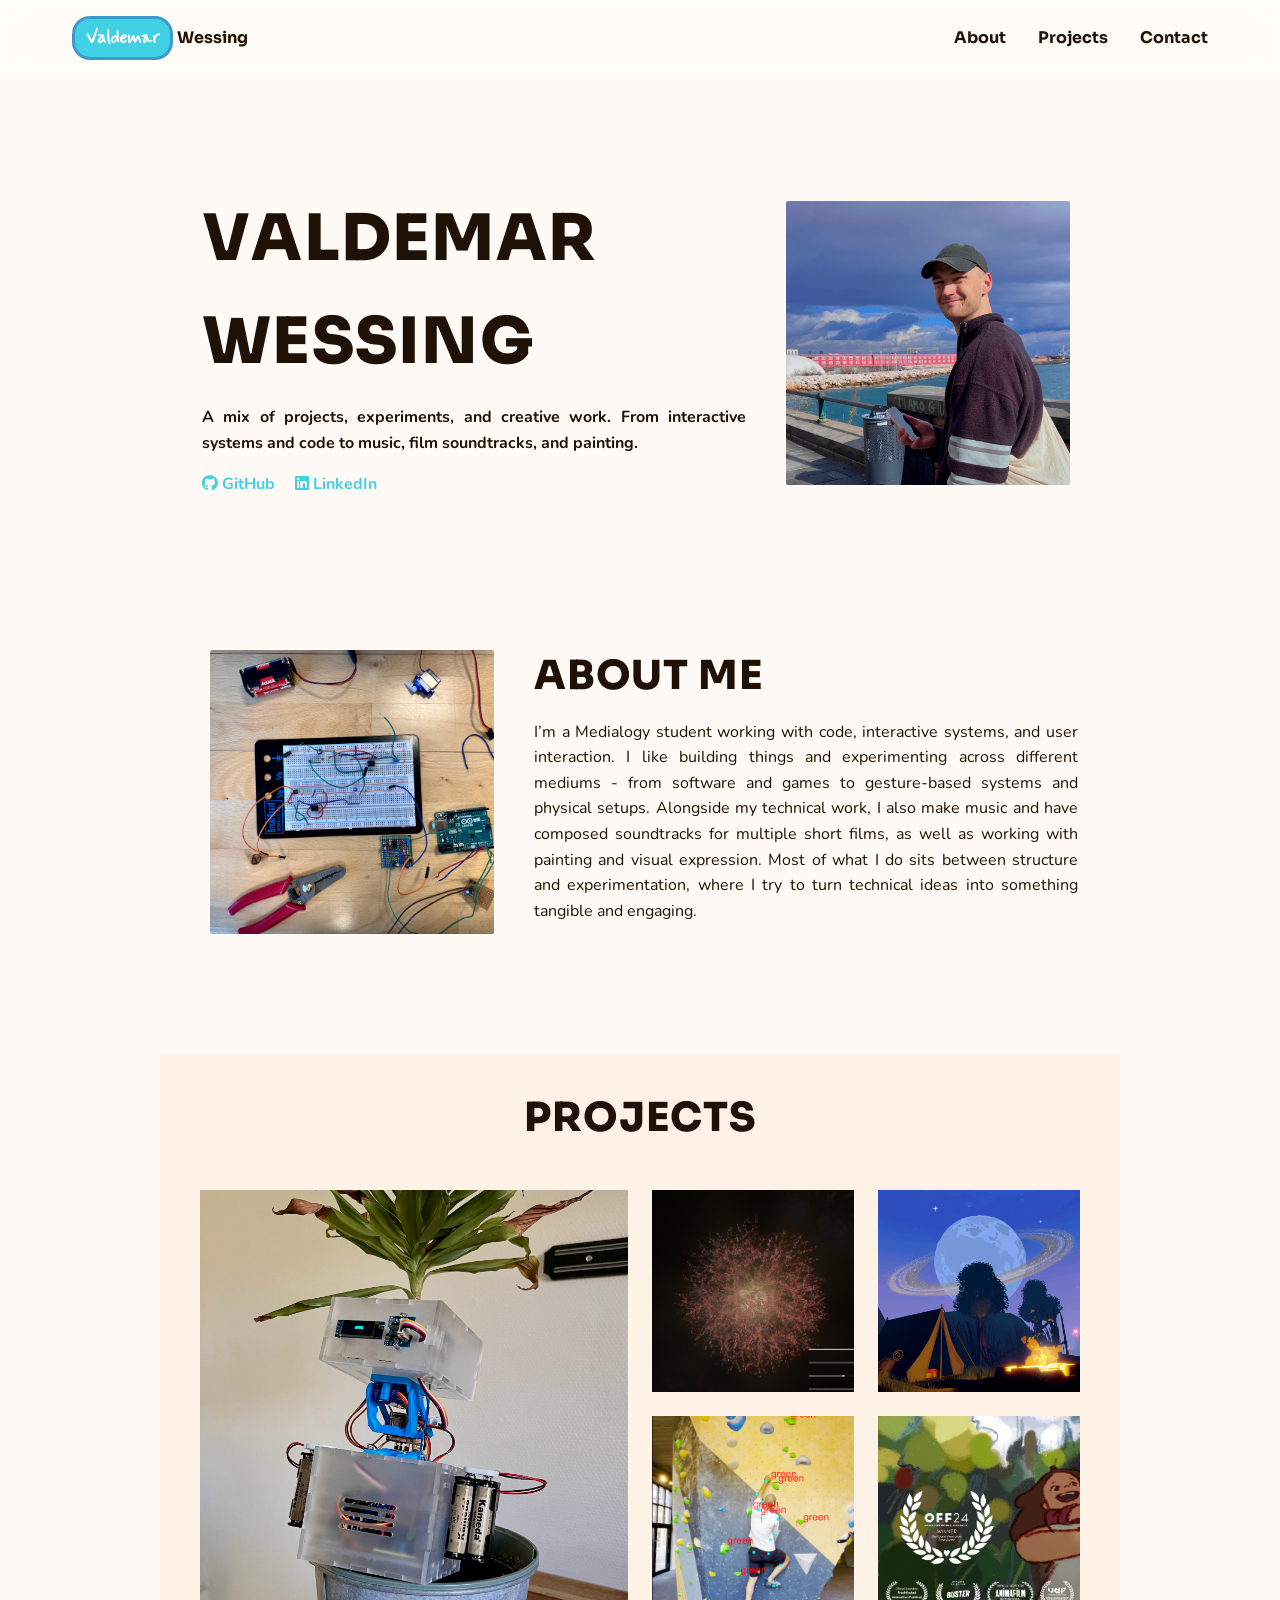
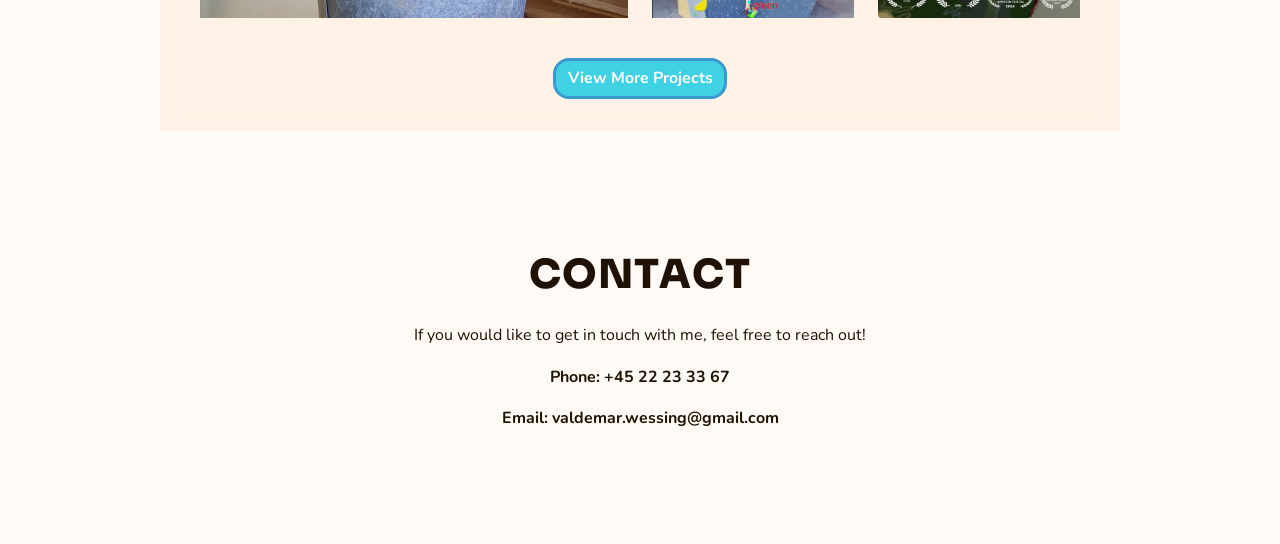
<file: index.html>
<!DOCTYPE html>
<html lang="en">
<head>
    <meta charset="UTF-8">
    <meta name="viewport" content="width=device-width, initial-scale=1.0">
    <title>Valdemar Wessing</title>
    <link rel="stylesheet" href="styles.css">
    <link rel="stylesheet" href="https://cdnjs.cloudflare.com/ajax/libs/font-awesome/6.5.2/css/all.min.css">

</head>
<body>
    <nav>
        <ul>
            <li>
                <a href="index.html" class="brand-link">
                    <span class="brand-pill">Valdemar</span>
                </a>
                <span class="brand-lastname">Wessing</span>
            </li>
            <li><a href="index.html#about">About</a></li>
            <li><a href="projects.html">Projects</a></li>
            <li><a href="index.html#contact">Contact</a></li>
        </ul>
    </nav>
    <main>
        <div class="flex-container" id="home">
                <img height="300px" width="300px" src="Images/ValdemarNapoli.jpg">
                <div class="text-container">
                    <h1 aria-label="valdemar">
                        <span class="h1-letter">v</span><span class="h1-letter">a</span><span class="h1-letter">l</span><span class="h1-letter">d</span><span class="h1-letter">e</span><span class="h1-letter">m</span><span class="h1-letter">a</span><span class="h1-letter">r</span>
                    </h1>
                    <h1 aria-label="wessing">
                        <span class="h1-letter">w</span><span class="h1-letter">e</span><span class="h1-letter">s</span><span class="h1-letter">s</span><span class="h1-letter">i</span><span class="h1-letter">n</span><span class="h1-letter">g</span>
                    </h1>
                    <p><strong>A mix of projects, experiments, and creative work. From interactive systems and code to music, film soundtracks, and painting.</strong></p>
                    <a href="https://www.github.com/valdemarwessing" target="_blank" rel="noopener noreferrer">
                        <i class="fa-brands fa-github"></i>
                        <span>GitHub</span>
                    </a>
                    <a href="https://www.linkedin.com/in/valdemar-wessing-06119b2b7/" target="_blank" rel="noopener noreferrer">
                        <i class="fa-brands fa-linkedin"></i>
                        <span>LinkedIn</span>
                    </a>
                </div>
    </main>
    <section>
            <div class="flex-container" id="about">
                <div class="text-container">
                    <h2 aria-label="about me">
                        <span class="h1-letter">a</span><span class="h1-letter">b</span><span class="h1-letter">o</span><span class="h1-letter">u</span><span class="h1-letter">t</span><span class="h1-letter">&nbsp;</span><span class="h1-letter">m</span><span class="h1-letter">e</span>
                    </h2>
                    <p>I’m a Medialogy student working with code, interactive systems, and user interaction. I like building things and experimenting across different mediums - from software and games to gesture-based systems and physical setups. Alongside my technical work, I also make music and have composed soundtracks for multiple short films, as well as working with painting and visual expression. Most of what I do sits between structure and experimentation, where I try to turn technical ideas into something tangible and engaging.</p>
                </div>
                <img height="300px" width="300px" src="Images/about.png">

            </div>
    </section>
             

    <section class="card_section" id="projects">
            <h2 aria-label="projects">
                <span class="h1-letter">p</span><span class="h1-letter">r</span><span class="h1-letter">o</span><span class="h1-letter">j</span><span class="h1-letter">e</span><span class="h1-letter">c</span><span class="h1-letter">t</span><span class="h1-letter">s</span>
            </h2>
            <div class="grid-container">
                <a class="project-tile" href="project_7.html" style="grid-area: img-1;" aria-label="Open Plant Bot" data-project="Plant Bot">
                    <img src="Images/CorrectPlantBot.png" alt="Plant Bot">
                </a>
                <a class="project-tile" href="project_9.html" style="grid-area: img-2;" aria-label="Open Aural Abstraction" data-project="Aural Abstraction">
                    <img src="Images/AuralAbstraction.png" alt="Aural Abstraction">
                </a>
                <a class="project-tile" href="project_3.html" style="grid-area: img-3;" aria-label="Open Project 3" data-project="Lost Worlds">
                    <img src="Images/Lostworlds.png" alt="Project 3">
                </a>
                <a class="project-tile" href="project_4.html" style="grid-area: img-4;" aria-label="Open Project 4" data-project="Augmented Bouldering">
                    <img src="Images/Bouldering.png" alt="Project 4">
                </a>
                <a class="project-tile" href="project_5.html" style="grid-area: img-5;" aria-label="Open Project 5" data-project="Soundscores">
                    <img src="Images/Puddle.png" alt="Project 5">
                </a>
            </div>
            <a class="project-button" href="projects.html">View More Projects</a>
    </section>

    <section  id="contact">
        <h2 aria-label="contact">
        <span class="h1-letter">c</span><span class="h1-letter">o</span><span class="h1-letter">n</span><span class="h1-letter">t</span><span class="h1-letter">a</span><span class="h1-letter">c</span><span class="h1-letter">t</span>
        </h2>
            <p>If you would like to get in touch with me, feel free to reach out!</p>
            <p><strong>Phone: +45 22 23 33 67</strong></p>
            <p><strong>Email: valdemar.wessing@gmail.com</strong></p>
    </section>
</body>
</html>
</file>
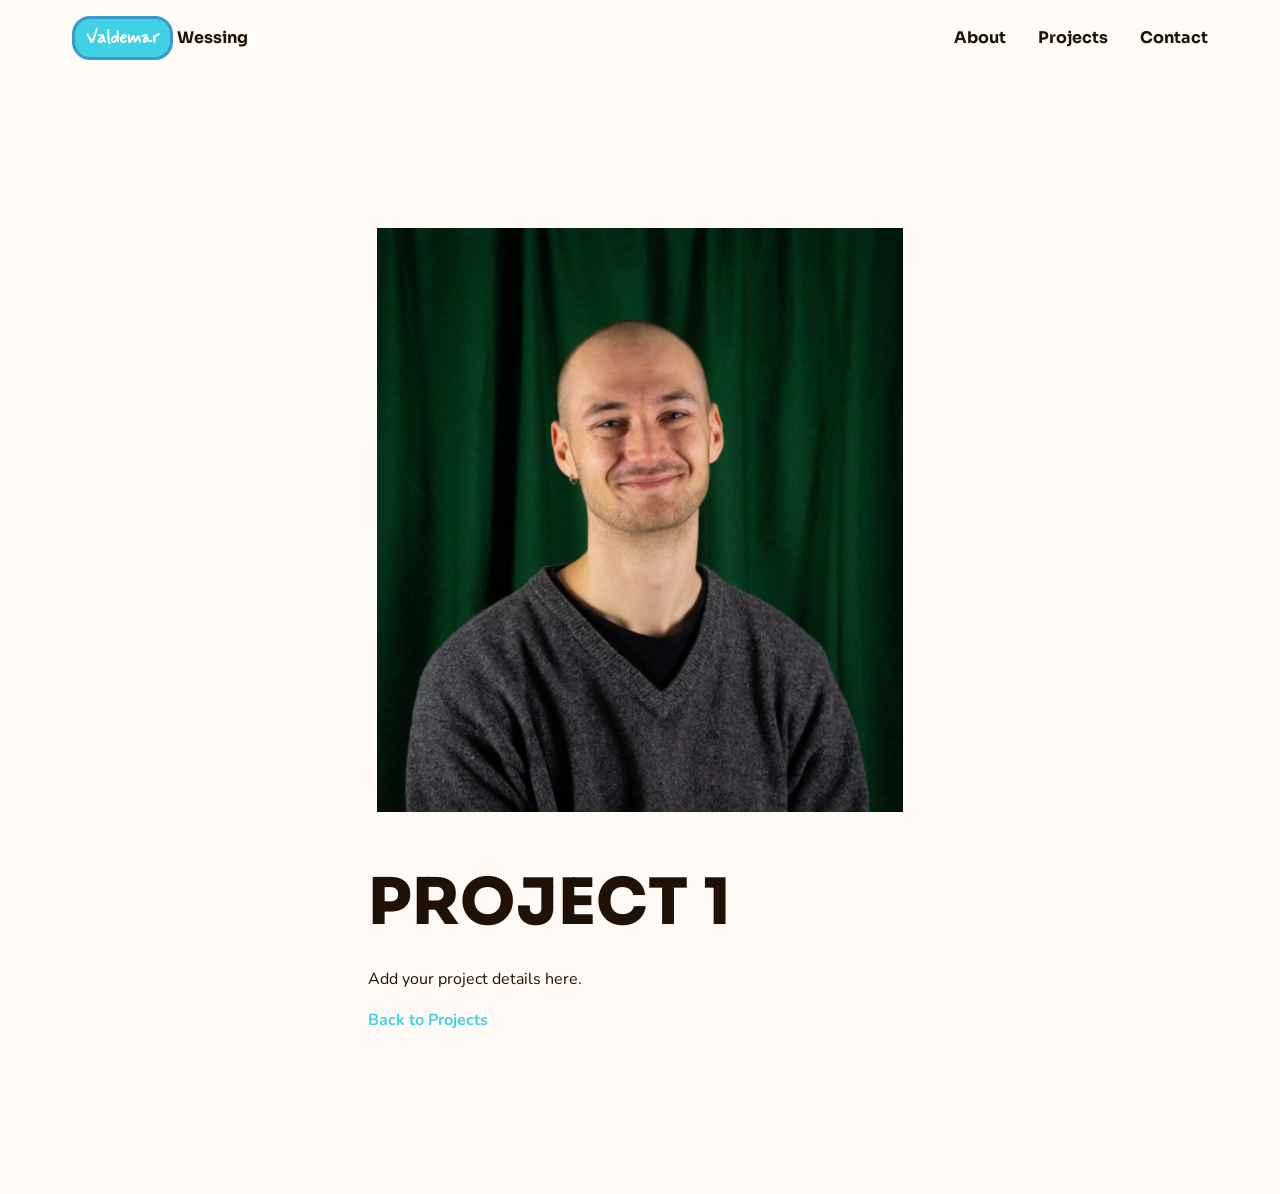
<file: project_1.html>
<!DOCTYPE html>
<html lang="en">
<head>
    <meta charset="UTF-8">
    <meta name="viewport" content="width=device-width, initial-scale=1.0">
    <title>Project 1 | Valdemar Wessing</title>
    <link rel="stylesheet" href="styles.css">
</head>
<body>
    <nav>
        <ul>
            <li>
                <a href="index.html" class="brand-link">
                    <span class="brand-pill">Valdemar</span>
                </a>
                <span class="brand-lastname">Wessing</span>
            </li>
            <li><a href="index.html#about">About</a></li>
            <li><a href="projects.html">Projects</a></li>
            <li><a href="index.html#contact">Contact</a></li>
        </ul>
    </nav>

    <main>
        <div class="flex-container" style="margin: 2rem 0;">
            <img class="profile-image" src="Images/ValdemarWessing.png" alt="Project 1 preview image">
            <div class="text-container">
                <h1>Project 1</h1>
                <p>Add your project details here.</p>
                <p><a href="projects.html">Back to Projects</a></p>
            </div>
        </div>
    </main>
</body>
</html>
</file>
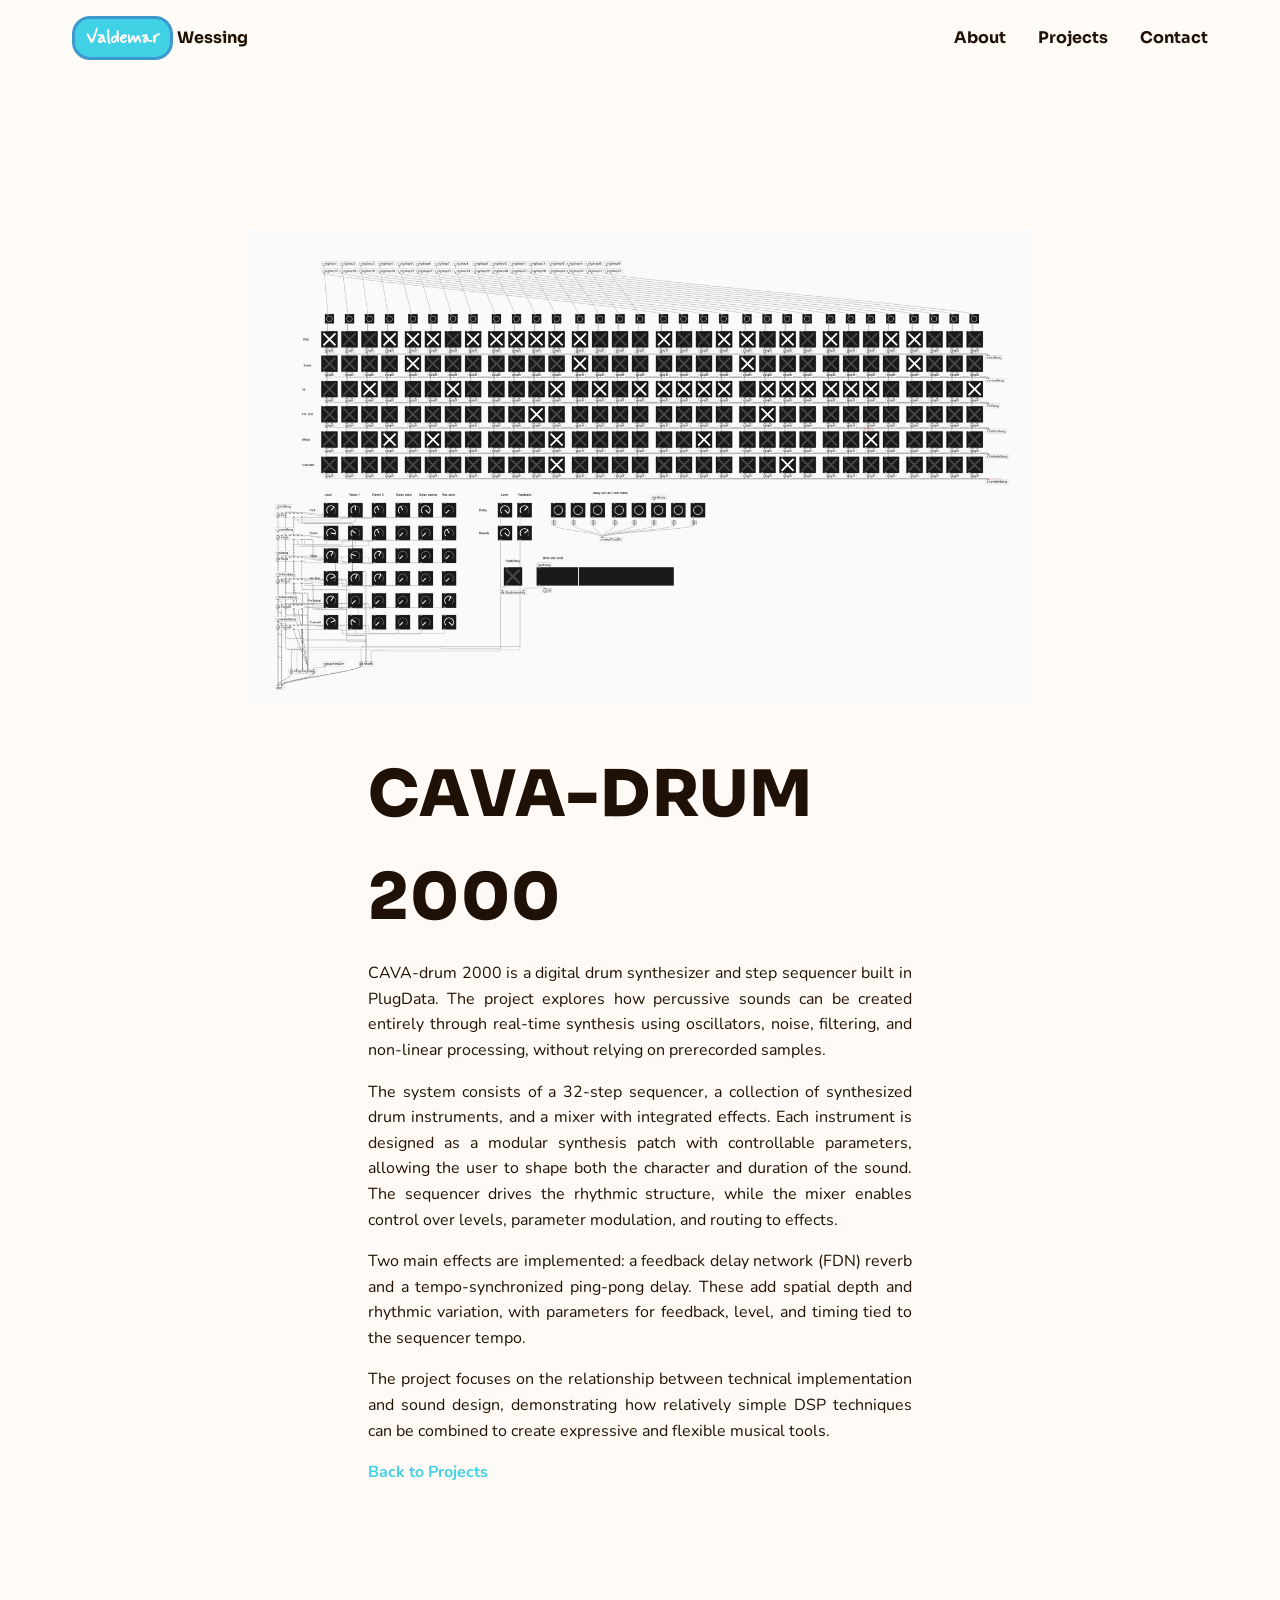
<file: project_2.html>
<!DOCTYPE html>
<html lang="en">
<head>
    <meta charset="UTF-8">
    <meta name="viewport" content="width=device-width, initial-scale=1.0">
    <title>Project 2 | Valdemar Wessing</title>
    <link rel="stylesheet" href="styles.css">
</head>
<body>
    <nav>
        <ul>
            <li>
                <a href="index.html" class="brand-link">
                    <span class="brand-pill">Valdemar</span>
                </a>
                <span class="brand-lastname">Wessing</span>
            </li>
            <li><a href="index.html#about">About</a></li>
            <li><a href="projects.html">Projects</a></li>
            <li><a href="index.html#contact">Contact</a></li>
        </ul>
    </nav>

    <main>
        <div class="flex-container" style="margin: 2rem 0;">
            <img class="profile-image" src="Images/Drummachine1.png" alt="CAVA-drum 2000 interface">
            <div class="text-container">
                <h1>CAVA-drum 2000</h1>
                <p>CAVA-drum 2000 is a digital drum synthesizer and step sequencer built in PlugData. The project explores how percussive sounds can be created entirely through real-time synthesis using oscillators, noise, filtering, and non-linear processing, without relying on prerecorded samples.</p>
                <p>The system consists of a 32-step sequencer, a collection of synthesized drum instruments, and a mixer with integrated effects. Each instrument is designed as a modular synthesis patch with controllable parameters, allowing the user to shape both the character and duration of the sound. The sequencer drives the rhythmic structure, while the mixer enables control over levels, parameter modulation, and routing to effects.</p>
                <p>Two main effects are implemented: a feedback delay network (FDN) reverb and a tempo-synchronized ping-pong delay. These add spatial depth and rhythmic variation, with parameters for feedback, level, and timing tied to the sequencer tempo.</p>
                <p>The project focuses on the relationship between technical implementation and sound design, demonstrating how relatively simple DSP techniques can be combined to create expressive and flexible musical tools.</p>
                <p><a href="projects.html">Back to Projects</a></p>
            </div>
        </div>
        
    </main>
</body>
</html>
</file>
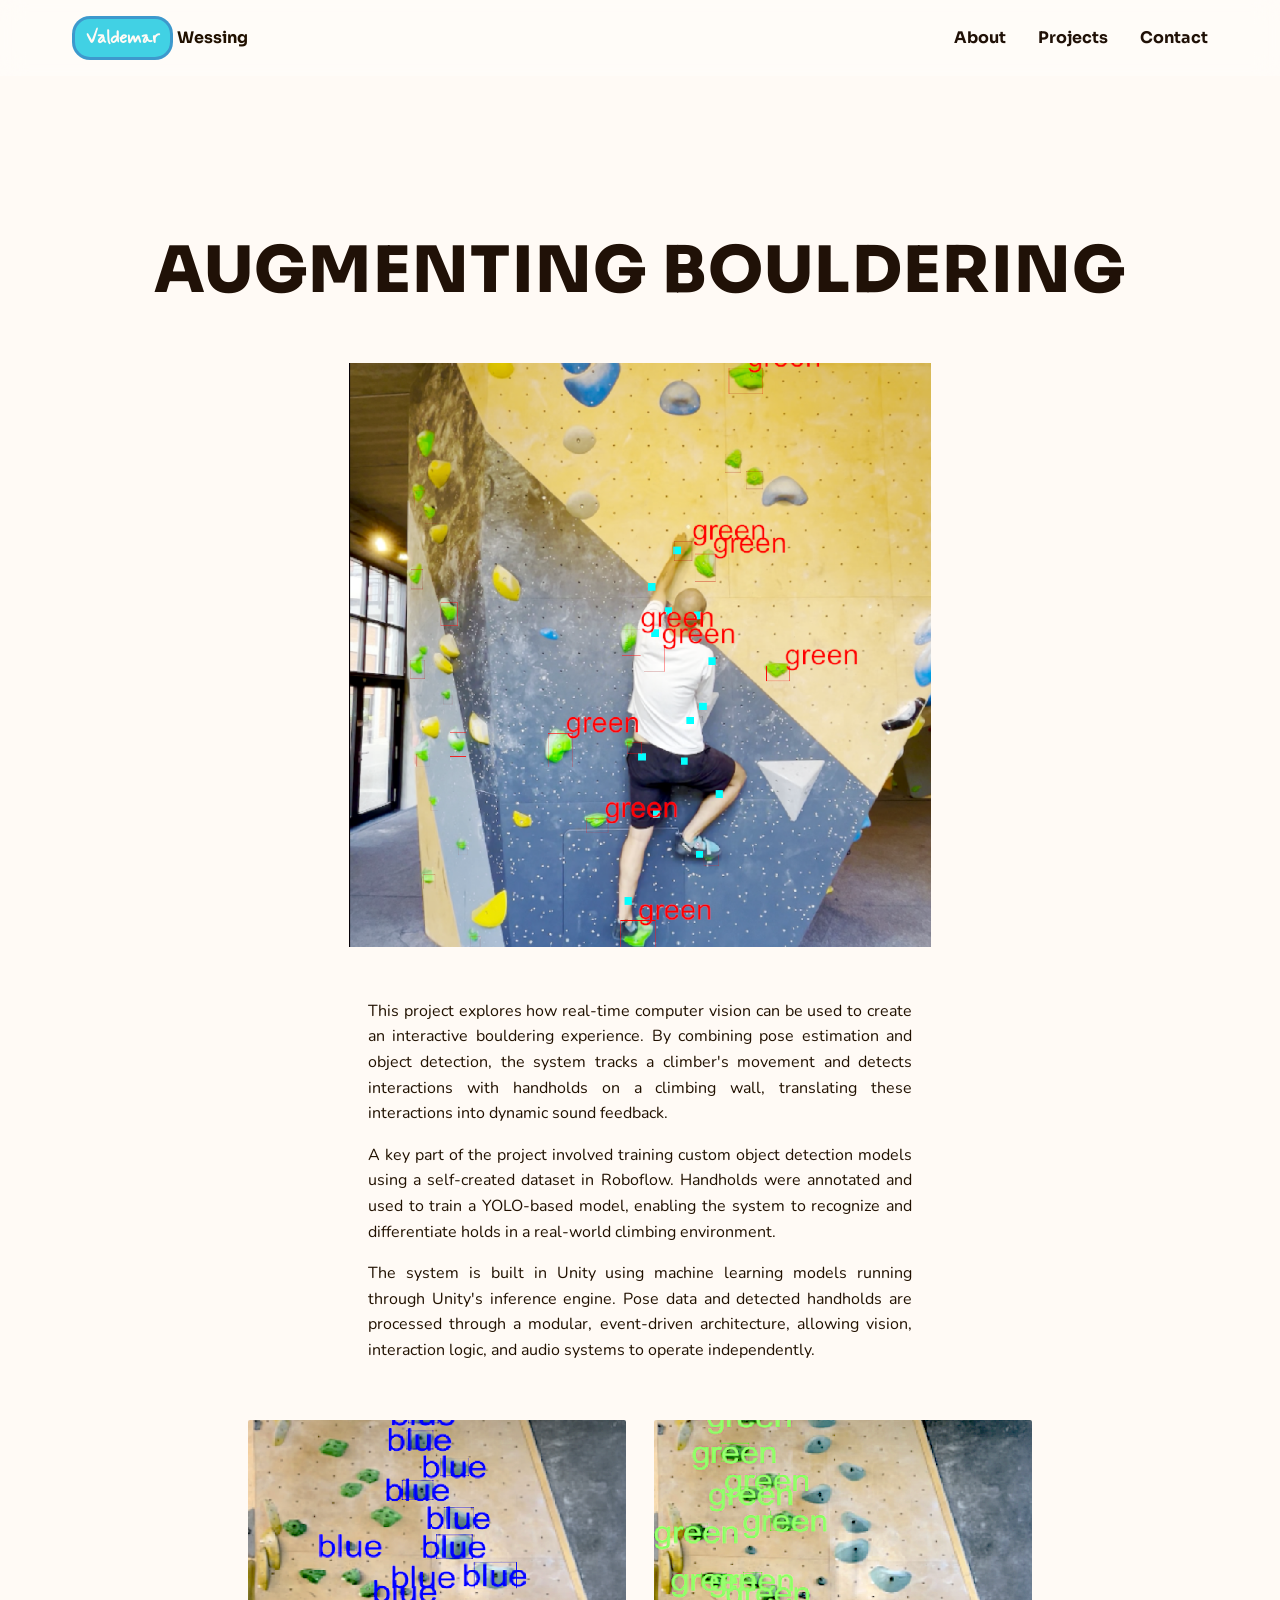
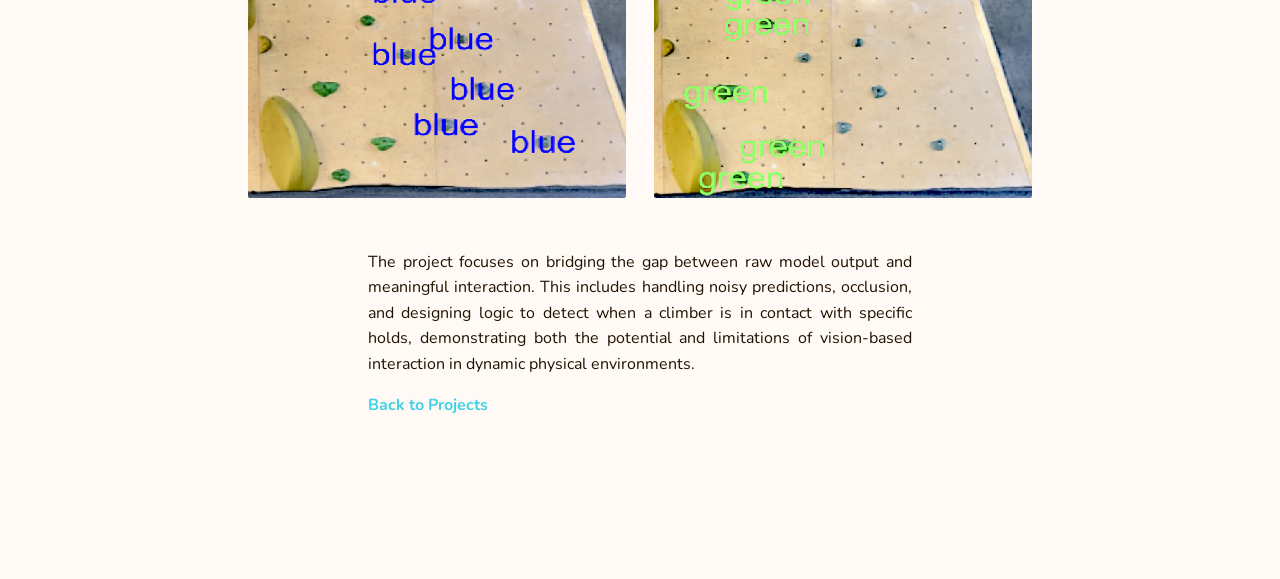
<file: project_4.html>
<!DOCTYPE html>
<html lang="en">
<head>
    <meta charset="UTF-8">
    <meta name="viewport" content="width=device-width, initial-scale=1.0">
    <title>Project 4 | Valdemar Wessing</title>
    <link rel="stylesheet" href="styles.css">
</head>
<body>
    <nav>
        <ul>
            <li>
                <a href="index.html" class="brand-link">
                    <span class="brand-pill">Valdemar</span>
                </a>
                <span class="brand-lastname">Wessing</span>
            </li>
            <li><a href="index.html#about">About</a></li>
            <li><a href="projects.html">Projects</a></li>
            <li><a href="index.html#contact">Contact</a></li>
        </ul>
    </nav>

    <main>
        <div class="flex-container" style="margin: 2rem 0;">
            <h1>Augmenting Bouldering</h1>
        </div>

        <div class="flex-container" style="margin: 2rem 0;">
            <img class="profile-image" src="Images/Bouldering.png" alt="Bouldering setup overview">
        </div>

        <div class="flex-container" style="margin: 2rem 0;">
            <div class="text-container">
                <p>This project explores how real-time computer vision can be used to create an interactive bouldering experience. By combining pose estimation and object detection, the system tracks a climber's movement and detects interactions with handholds on a climbing wall, translating these interactions into dynamic sound feedback.</p>
                <p>A key part of the project involved training custom object detection models using a self-created dataset in Roboflow. Handholds were annotated and used to train a YOLO-based model, enabling the system to recognize and differentiate holds in a real-world climbing environment.</p>
                <p>The system is built in Unity using machine learning models running through Unity's inference engine. Pose data and detected handholds are processed through a modular, event-driven architecture, allowing vision, interaction logic, and audio systems to operate independently.</p>
            </div>
        </div>

        <div class="flex-container" style="margin: 2rem 0;">
            <div style="display: grid; grid-template-columns: repeat(2, minmax(0, 1fr)); gap: 0.75rem; width: min(800px, 100%);">
                <img src="Images/Bouldering1.png" alt="Bouldering computer vision detection" style="width: 100%; height: auto;">
                <img src="Images/Bouldering2.png" alt="Bouldering interaction system in use" style="width: 100%; height: auto;">
            </div>
        </div>

        <div class="flex-container" style="margin: 2rem 0;">
            <div class="text-container">
                <p>The project focuses on bridging the gap between raw model output and meaningful interaction. This includes handling noisy predictions, occlusion, and designing logic to detect when a climber is in contact with specific holds, demonstrating both the potential and limitations of vision-based interaction in dynamic physical environments.</p>
                <p><a href="projects.html">Back to Projects</a></p>
            </div>
        </div>
    </main>
</body>
</html>
</file>
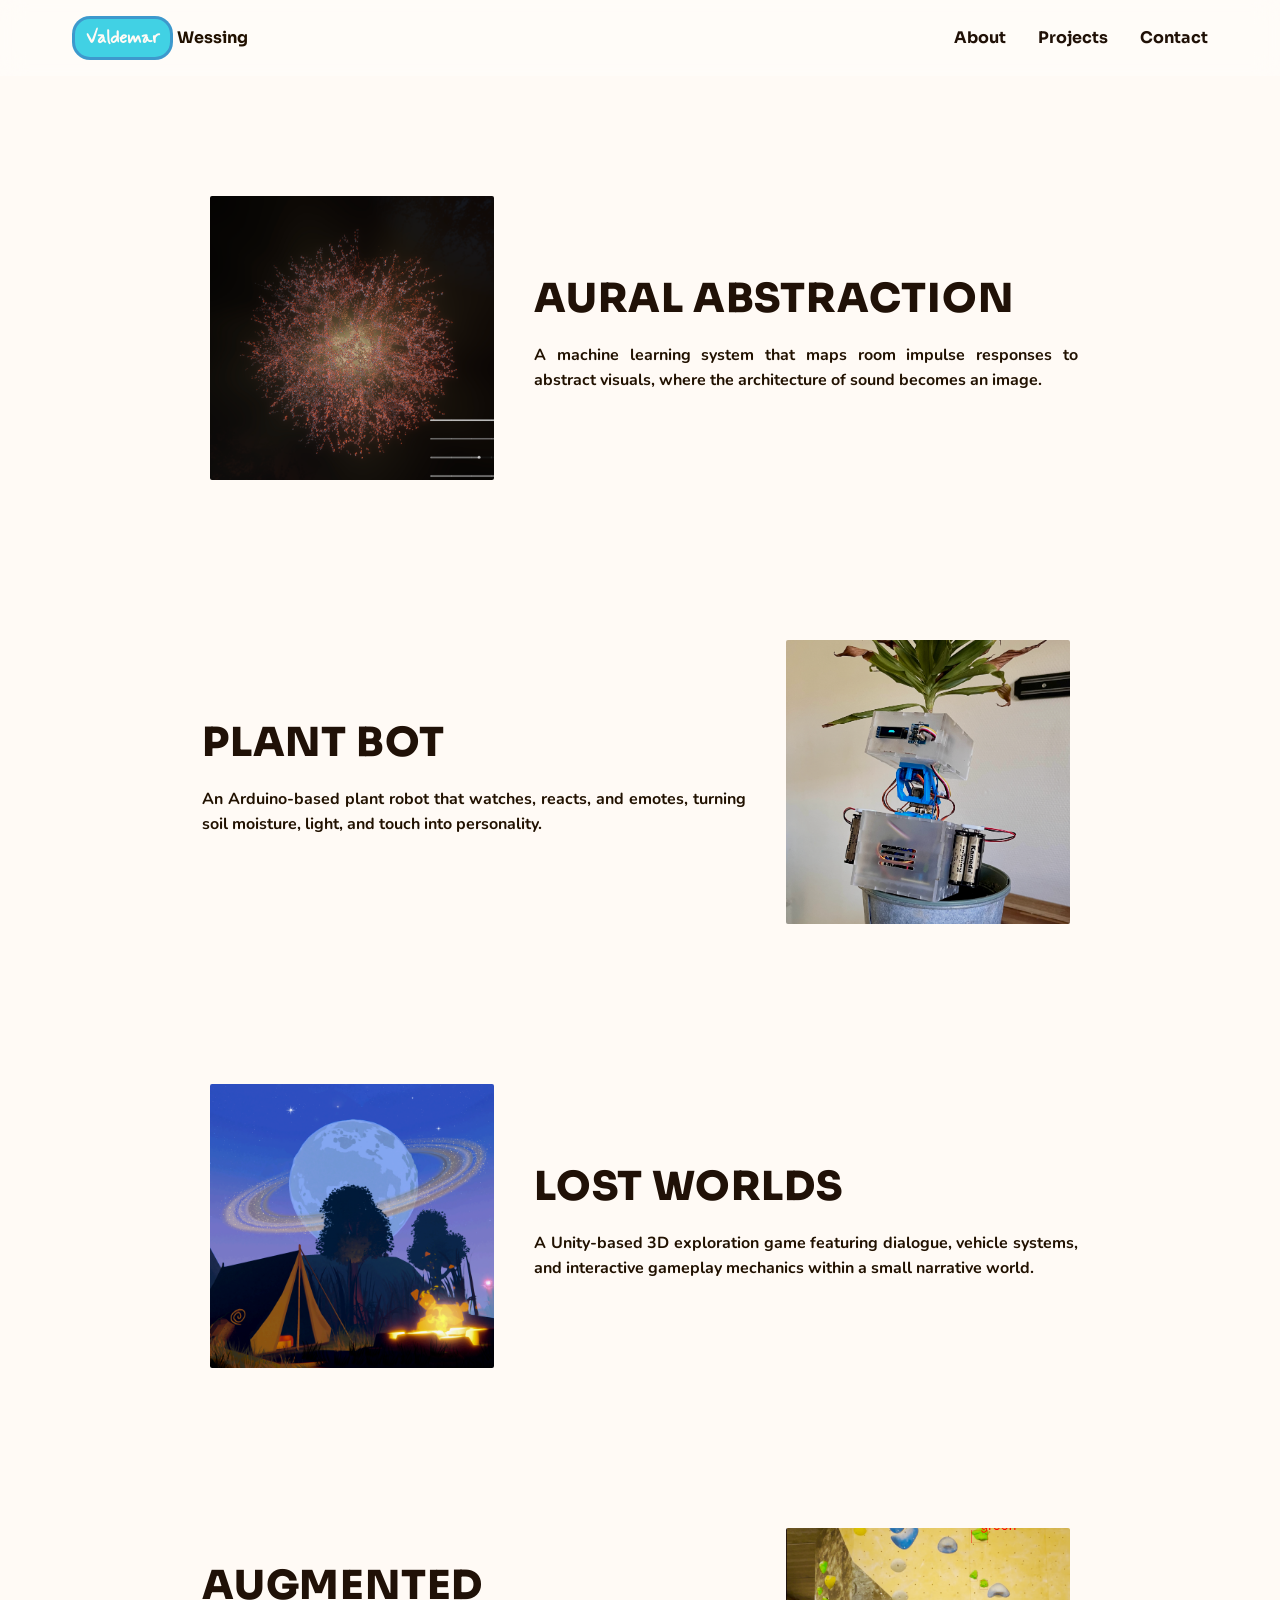
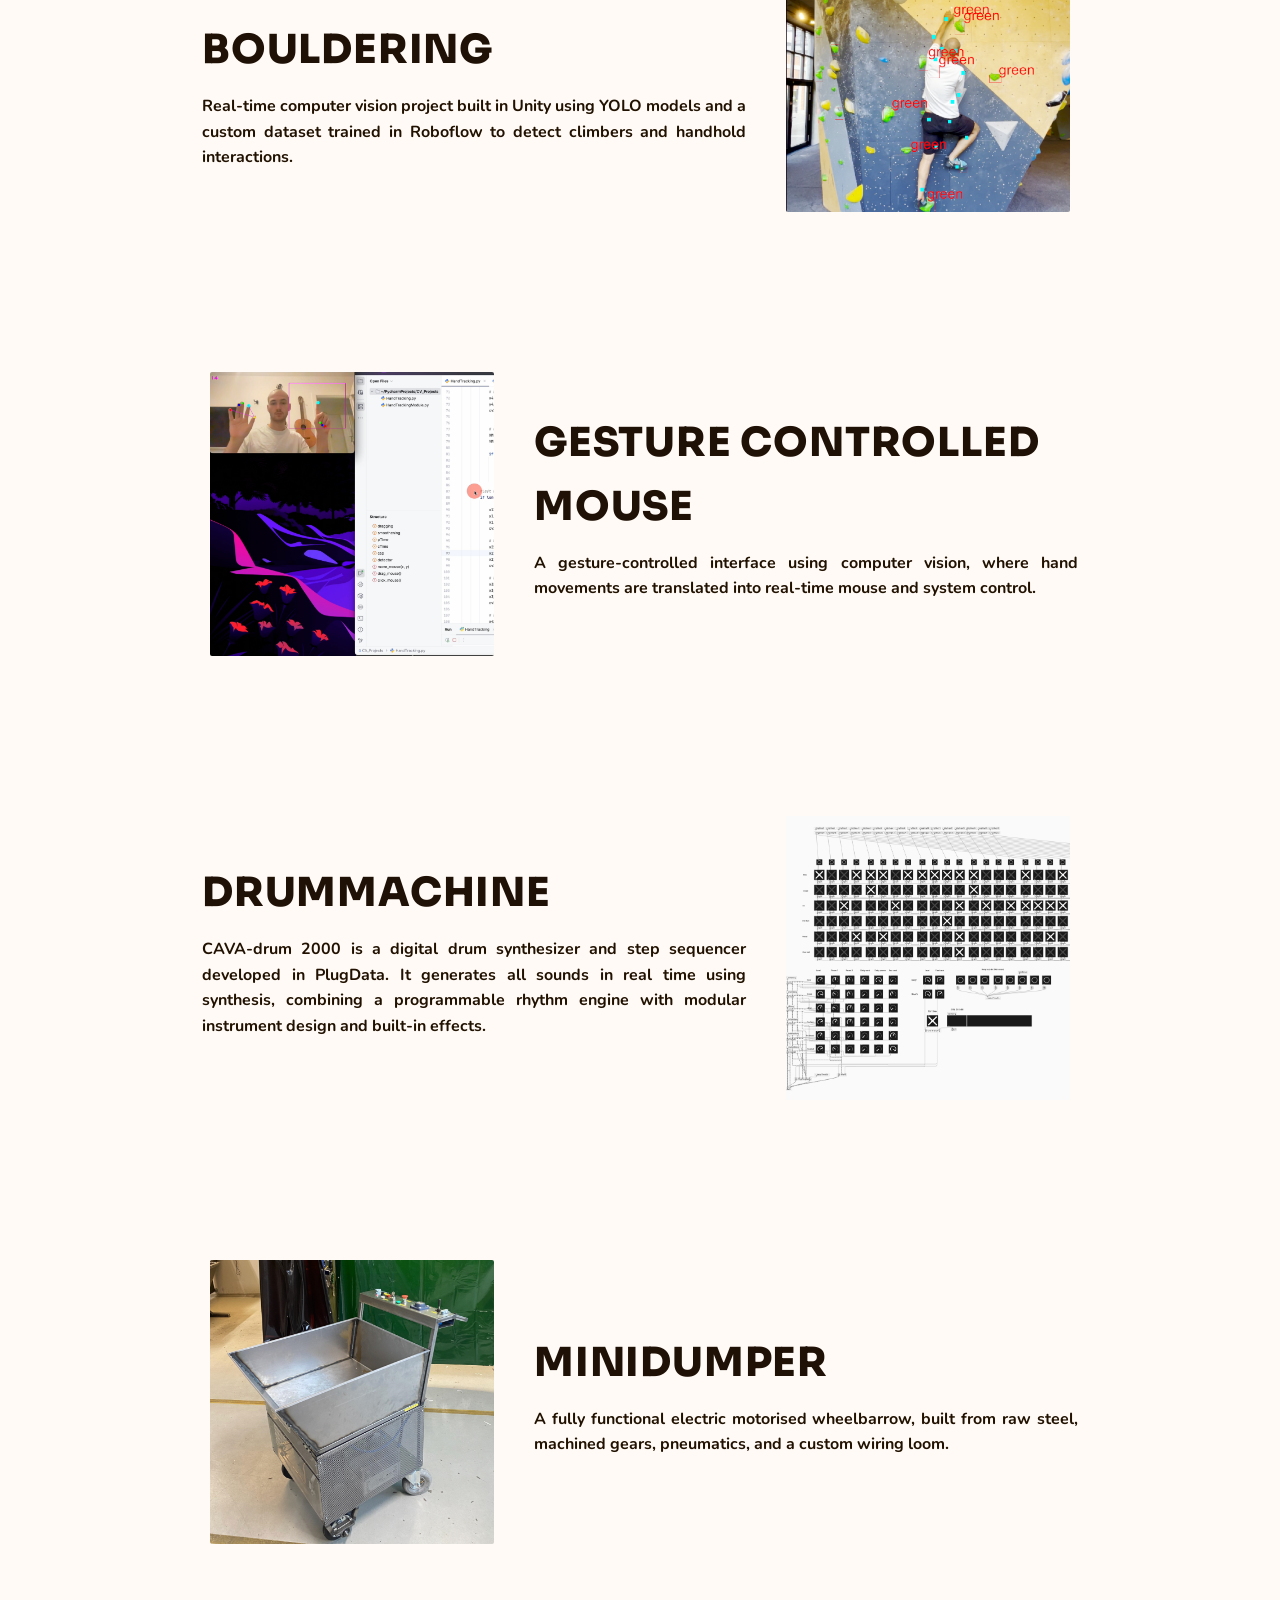
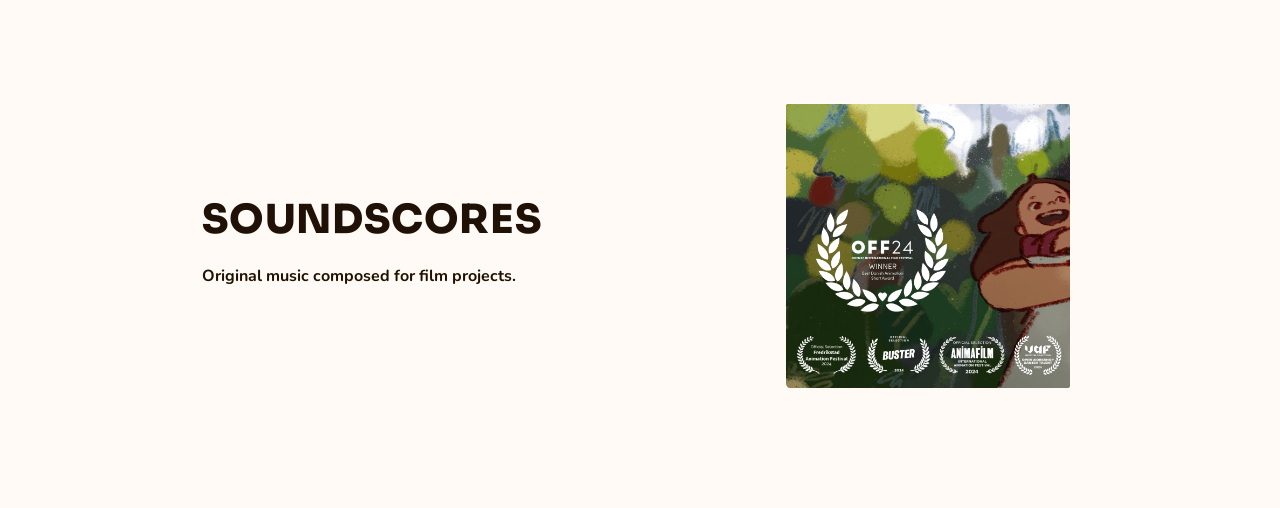
<file: projects.html>
<!DOCTYPE html>
<html lang="en">
<head>
    <meta charset="UTF-8">
    <meta name="viewport" content="width=device-width, initial-scale=1.0">
    <title>Valdemar's Projects</title>
    <link rel="stylesheet" href="styles.css">
    <link rel="stylesheet" href="https://cdnjs.cloudflare.com/ajax/libs/font-awesome/6.5.2/css/all.min.css">
</head>
<body>
    <nav>
        <ul>
            <li>
                <a href="index.html" class="brand-link">
                    <span class="brand-pill">Valdemar</span>
                </a>
                <span class="brand-lastname">Wessing</span>
            </li>
            <li><a href="index.html#about">About</a></li>
            <li><a href="projects.html">Projects</a></li>
            <li><a href="index.html#contact">Contact</a></li>
        </ul>
    </nav>
    <!--<section>
        <a href="project_1.html" style="display:block; text-decoration:none; color:inherit;">
            <div class="flex-container" id="project_1">
                <img height="300" width="300" src="Images/ValdemarWessing.png" alt="Project 1 preview">
                <div class="text-container">
                    <h2>Project 1</h2>
                    <p>Welcome to my personal webpage! Here you can learn more about me, my projects, and how to contact me.</p>
                </div>
            </div>
        </a>
    </section>-->

    <section>
        <a href="project_9.html" style="display:block; text-decoration:none; color:inherit;">
            <div class="flex-container" id="project_9">
                <img height="300" width="300" src="Images/AuralAbstraction.png" alt="Project 9 preview">
                <div class="text-container">
                    <h2>Aural Abstraction</h2>
                    <p>A machine learning system that maps room impulse responses to abstract visuals, where the architecture of sound becomes an image.</p>
                </div>
            </div>
        </a>
    </section>

    <section>
        <a href="project_7.html" style="display:block; text-decoration:none; color:inherit;">
            <div class="flex-container" id="project_7">
                <div class="text-container">
                    <h2>Plant Bot</h2>
                    <p>An Arduino-based plant robot that watches, reacts, and emotes, turning soil moisture, light, and touch into personality.</p>
                </div>
                <img height="300" width="300" src="Images/CorrectPlantBot.png" alt="Project 7 preview">
            </div>
        </a>
    </section>

    <section>
        <a href="project_3.html" style="display:block; text-decoration:none; color:inherit;">
            <div class="flex-container" id="project_3">
                <img height="300" width="300" src="Images/Lostworlds.png" alt="Project 3 preview">
                <div class="text-container">
                    <h2>Lost Worlds</h2>
                    <p>A Unity-based 3D exploration game featuring dialogue, vehicle systems, and interactive gameplay mechanics within a small narrative world.</p>
                </div>
            </div>
        </a>
    </section>

    <section>
        <a href="project_4.html" style="display:block; text-decoration:none; color:inherit;">
            <div class="flex-container" id="project_4">
                <div class="text-container">
                    <h2>Augmented Bouldering</h2>
                    <p>Real-time computer vision project built in Unity using YOLO models and a custom dataset trained in Roboflow to detect climbers and handhold interactions.</p>
                </div>
                <img height="300" width="300" src="Images/Bouldering.png" alt="Project 4 preview">
            </div>
        </a>
    </section>

    <section>
        <a href="project_6.html" style="display:block; text-decoration:none; color:inherit;">
            <div class="flex-container" id="project_6">
                <img height="300" width="300" src="Images/GestureControl.png" alt="Project 6 preview">
                <div class="text-container">
                    <h2>Gesture controlled mouse</h2>
                    <p>A gesture-controlled interface using computer vision, where hand movements are translated into real-time mouse and system control.</p>
                </div>
            </div>
        </a>
    </section>

    <section>
        <a href="project_2.html" style="display:block; text-decoration:none; color:inherit;">
            <div class="flex-container" id="project_2">
                <div class="text-container">
                    <h2>Drummachine</h2>
                    <p>CAVA-drum 2000 is a digital drum synthesizer and step sequencer developed in PlugData. It generates all sounds in real time using synthesis, combining a programmable rhythm engine with modular instrument design and built-in effects.</p>
                </div>
                <img height="300" width="300" src="Images/Drummachine.png" alt="Project 2 preview">
            </div>
        </a>
    </section>

    <section>
        <a href="project_8.html" style="display:block; text-decoration:none; color:inherit;">
            <div class="flex-container" id="project_8">
                <img height="300" width="300" src="Images/motorboer.png" alt="Project 8 preview">
                <div class="text-container">
                    <h2>Minidumper</h2>
                    <p>A fully functional electric motorised wheelbarrow, built from raw steel, machined gears, pneumatics, and a custom wiring loom.</p>
                </div>
            </div>
        </a>
    </section>

    <section>
        <a href="project_5.html" style="display:block; text-decoration:none; color:inherit;">
            <div class="flex-container" id="project_5">
                <div class="text-container">
                    <h2>Soundscores</h2>
                    <p>Original music composed for film projects.</p>
                </div>
                <img height="300" width="300" src="Images/Puddle.png" alt="Project 5 preview">
            </div>
        </a>
    </section>

</body>
</html>
</file>
<file: styles.css>
@import url('https://fonts.googleapis.com/css2?family=Nunito:ital,wght@0,200..1000;1,200..1000&display=swap');
@import url('https://fonts.googleapis.com/css2?family=Mynerve&display=swap');
@import url('https://fonts.googleapis.com/css2?family=Sora:wght@600;700;800&display=swap');


:root {
	--text-color: #211100;
	--text-header-color: #201107;
	--link-color: #41d1e4;
	--highlight-color: #f2bcfe;
	--background-color: #fffaf5;
	--card-color: #fce6d466;
	--glass-bg: rgba(255, 255, 255, 0.4);
}
* {
	margin: 0;
	padding: 0;
	box-sizing: border-box;
}

html {
	scroll-behavior: smooth;
}

body {
	font-family: 'Nunito', sans-serif;
	color: var(--text-color);
	background: var(--background-color);
	line-height: 1.6;
}

h1, h2, h3 {
	font-family: 'Sora', sans-serif;
	color: var(--text-header-color);
	font-weight: 800;
	letter-spacing: 0.02em;
	text-transform: uppercase;
}

h1 {
	font-size: clamp(4rem, 5vw, 2.5rem);
}

h2 {
	font-size: clamp(2rem, 5vw, 2.5rem);
}

h1 .h1-letter,
h2 .h1-letter {
	display: inline-block;
	transition: transform 140ms ease;
	transform-origin: 50% 70%;
}

h1 .h1-letter:hover,
h2 .h1-letter:hover {
	transform: scale(1.22);
}

/* Navigation */
nav {
	margin: 0em auto 3em auto;
	position: sticky;
	top: 0;
	z-index: 1000;
	background: var(--glass-bg);
	backdrop-filter: blur(12px) saturate(140%);
	-webkit-backdrop-filter: blur(12px) saturate(140%);
}

nav ul {
	display: flex;
	align-items: center;
	list-style-type: none;
	gap: 2em;
	width: min(75em, 100%);  /* slightly wider than sections (60em) */
	margin: 0 auto;
	padding: 1em 2em;

}

nav li:first-child {
	margin-right: auto;
}

nav li .brand-pill{
	font-family: 'Mynerve', monospace;
	font-weight: bold;
	font-size: large;
    color: #fffaf5;
}

nav li:first-child a {
	display: inline-flex;
	align-items: center;
	gap: 0.45rem;
}

.brand-pill {
	display: inline-block;
	padding: 0.3rem 0.7rem;
	border-radius: 1em;
	border: 0.2em solid rgba(57, 87, 178, 0.464);
	background: var(--link-color);
}

.brand-lastname {
    font-family: 'Sora', sans-serif;
	display: inline-block;
	font-weight: bold;
}

nav a:hover .brand-pill {
	background: var(--highlight-color);
}

nav a {
	font-family: 'Sora', sans-serif;
	text-decoration: none;
	color: var(--text-header-color);
	font-weight: bold;
}

nav a:hover {
	text-decoration: underline;
}

nav a.brand-link:hover {
	text-decoration: none;
}

/* Layout */
main{
	margin: 5em auto;
	width: min(90em, 95%);
	padding: min(2em, 15%);
}
section{
	margin: 5em auto;
	width: min(60em, 95%);
	padding: min(2em, 15%);
}

/* Shared blocks */
.card_section {
	background: var(--card-color);
	border-radius: 0;
	backdrop-filter: blur(12px) saturate(180%);
	-webkit-backdrop-filter: blur(12px) saturate(180%);
}
.flex-container {
	display: flex;
	flex-direction: row-reverse;
	justify-content: center;
	align-items: center;
	flex-wrap: wrap;
	gap: 2em;
}


.flex-container a {
	text-decoration: none;
	color: var(--link-color);
	font-weight: bold;
}
.profile-image {
	border-radius: 0;
	width: min(100%, 800px);
	height: auto;
	max-height: 600px;
	aspect-ratio: auto;
	object-fit: contain;
	display: block;
}

.project-video {
	display: block;
	width: 100%;
	max-width: 900px;
	height: auto;
	margin: 1rem 0 1.25rem;
	border-radius: 8px;
	background: #000;
}

body img {
	max-width: 100%;
	aspect-ratio: 1 / 1;
	border-radius: 10px;
	object-fit: cover;
	object-position: bottom;
	padding: 0.5em;
}

.text-container {
	flex: 0 1 34em;
	order: 0;
	max-width: min(75em, 100%);     /* limits how wide the text block gets */
}
.text-container p {
	margin: 0.75em 0 1em 0;
	text-align: justify;
	hyphens: auto;
}

.text-container a + a {
	margin-left: 1rem;
}
.text-container a:hover {
	text-decoration: underline;
}

/* Sections */

section p {
	margin-top: 1em;
}

section a {
	text-decoration: none;
	color: var(--link-color);
	font-weight: bold;
}

section > a[href^="project_"] {
	display: block;
	color: inherit;
	text-decoration: none;
}

section > a[href^="project_"] .flex-container {
	transition: transform 160ms ease;
	flex-direction: row;
	align-items: center;
}
section > a[href^="project_"]:nth-of-type(even) .flex-container {
	flex-direction: row-reverse;
}
section > a[href^="project_"]:hover .flex-container {
	transform: translateY(-4px);

}
section > a[href^="project_"] .flex-container img {
	transition: transform 160ms ease;
}


section > a[href^="project_"]:hover .flex-container img {
	transform: scale(1.03);
}

section > a[href^="project_"]:hover .flex-container h2 {
	text-decoration: underline;
}

/* Projects grid */
.grid-container {
	margin-top: 2em;
	margin-bottom: 2em;
	display: grid;
	width: 100%;
	grid-template-columns: repeat(4, 1fr);
	grid-template-rows: 1fr 1fr;
	grid-template-areas: 
	"img-1 img-1 img-2 img-3"
	"img-1 img-1 img-4 img-5";
	gap: 0.5em;
}

.grid-container .project-tile {
	position: relative;
	overflow: hidden;
	display: block;
	line-height: 0;
}

.grid-container .project-tile::before {
	content: "";
	position: absolute;
	inset: 0;
	background: rgba(10, 8, 9, 0.45);
	opacity: 0;
	transition: opacity 180ms ease;
	pointer-events: none;
	z-index: 1;
}

.grid-container .project-tile::after {
	content: attr(data-project);
	position: absolute;
	left: 50%;
	top: 50%;
	transform: translate(-50%, -50%);
	color: #fffaf5;
	font-family: 'Sora', sans-serif;
	font-size: clamp(1rem, 1.7vw, 1.4rem);
	letter-spacing: 0.06em;
	text-transform: uppercase;
	font-weight: 700;
	display: -webkit-box;
	-webkit-box-orient: vertical;
	-webkit-line-clamp: 2;
	line-clamp: 2;
	white-space: normal;
	overflow-wrap: anywhere;
	line-height: 1.2;
	overflow: hidden;
	opacity: 0;
	transition: opacity 180ms ease;
	pointer-events: none;
	z-index: 2;
	text-align: center;
	width: calc(100% - 1rem);
}

.grid-container img {
	width: 100%;
	height: 100%;
	border-radius: 0;
	transition: 100ms ease;
}

.grid-container img:hover {
	transform: scale(1.05);
}

.grid-container .project-tile:hover::before,
.grid-container .project-tile:hover::after,
.grid-container .project-tile:focus-visible::before,
.grid-container .project-tile:focus-visible::after {
	opacity: 1;
}

.project-button {
	display: inline-block;
	padding: 0.3rem 0.7rem;
	border-radius: 1em;
	border: 0.2em solid rgba(57, 87, 178, 0.464);
	background: var(--link-color);
	color: var(--background-color);
}

.project-button:hover {
	text-decoration: none;
	background: var(--highlight-color);
}

section#contact,
section#projects {
	text-align: center;
}

/* Responsive tweaks */
@media (max-width: 988px) {

	main {
		text-align: center;
	}
	section {
		text-align: center;
	}

	main .text-container {
		padding-top: 0;
	}
}
@media (max-width: 600px) {
	.brand-lastname {
		display: none;
	}

	nav ul > li:nth-child(2),
	nav ul > li:nth-child(4) {
		display: none;
	}

	section > a[href^="project_"] .flex-container {
		flex-direction: row;
		flex-wrap: wrap;
		align-items: center;
	}

	section > a[href^="project_"] .flex-container img {
		order: 0;
	}

	section > a[href^="project_"] .flex-container .text-container {
		order: 1;
	}

	.grid-container {
		display: flex;
		flex-direction: column;
	}

	h1,
	h2 {
		font-size: clamp(2rem, 5vw, 2.5rem);
	}

}
</file>
